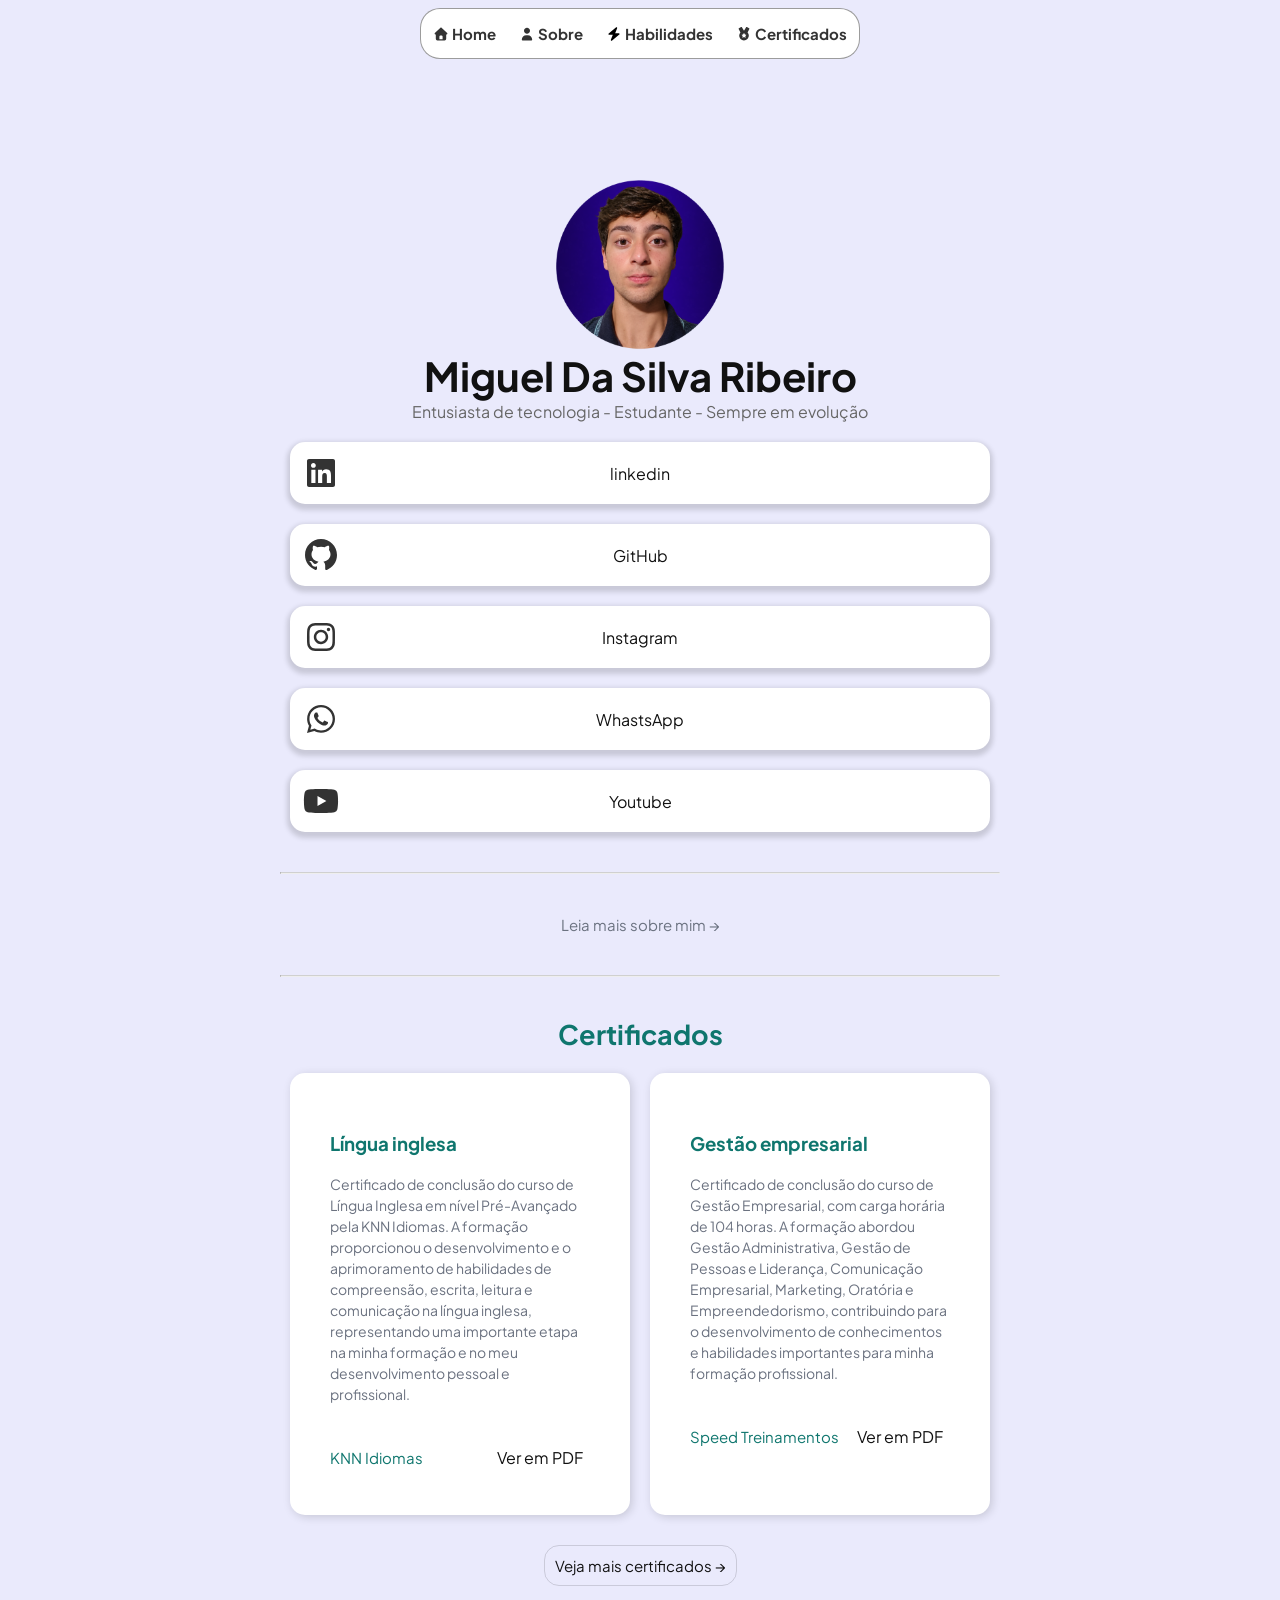
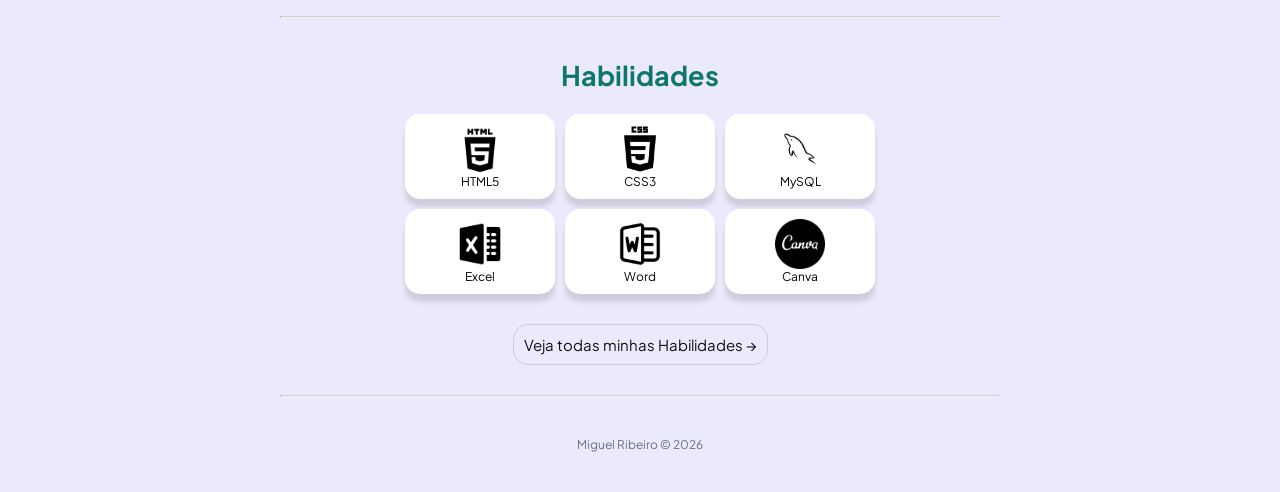
<file: index.html>
<!DOCTYPE html>
<html lang="pt-br">
<head>
    <meta charset="UTF-8">
    <meta name="viewport" content="width=device-width, initial-scale=1.0">
    <title>Portfólio</title>
    <link rel="stylesheet" href="ESTILO/style.css">
    <link rel="stylesheet" href="ESTILO/responsivo.css">
    <link rel="preconnect" href="https://fonts.googleapis.com">
    <link rel="preconnect" href="https://fonts.gstatic.com" crossorigin>
    <link href="https://fonts.googleapis.com/css2?family=Inter:wght@400;500;600&family=Plus+Jakarta+Sans:wght@600;700&display=swap" rel="stylesheet">
</head>
<body>
    <header class="cabeca">
        <nav class="navegação">
            <a href="index.html">
                <img src="Imagens/Icones/house.svg" alt="">
                 Home
            </a>
            <a href="sobre.html">
                 <img src="Imagens/Icones/person.svg" alt="">
                 Sobre
            </a>
            <a href="habilidades.html"> 
                <img src="Imagens/Icones/bolt.svg" alt="">
                Habilidades
            </a>
            <a href="certificados.html"> 
                <img src="Imagens/Icones/medal.svg" alt="">
                Certificados
            </a>
            
        </nav>
    </header>
        <br>
    <main>
        <section class="inicio">
            <img src="Imagens/FotoPro.png" alt="">
            <h1>Miguel Da Silva Ribeiro </h1>
            <p>Entusiasta de tecnologia - Estudante - Sempre em evolução </p>
        </section>

        <section class="redes">
          
            <a target="_blank" href="https://www.linkedin.com/in/miguelribeiro22/">
                <img src="Imagens/Icones/linkedin.svg" alt="">
                <span>linkedin</span>
            </a>
            <a target="_blank" href="https://github.com/Miguel-JHS">
                <img src="Imagens/Icones/github.svg" alt="">
                <span>GitHub</span>
            </a>

            <a target="_blank" href="https://www.instagram.com/eu_miguel.22">
                <img src="Imagens/Icones/instagram.svg" alt="">
                <span>Instagram</span>
            </a>

            <a target="_blank" href="https://wa.me/+55019">
                <img src="Imagens/Icones/whatsapp.svg" alt="">
                <span>WhastsApp</span>
            </a>

            <a target="_blank" href="https://www.youtube.com/@MiguelJHS">
                <img src="Imagens/Icones/youtube.svg" alt="">
                <span>Youtube</span>
            </a>
             
        </section>

        <hr>

        <section class="sobre">
            <a href="sobre.html"><span>Leia mais sobre mim →</span></a>
        </section>

        <hr>

        <section class="formacoes">

            <h2>Certificados</h2>

            <div class="certificados">
                <article class="certificado">
                    <h3>Língua inglesa</h3>
                    <p>Certificado de conclusão do curso de Língua Inglesa em nível Pré-Avançado pela KNN Idiomas. A formação proporcionou o desenvolvimento e o aprimoramento de habilidades de compreensão, escrita, leitura e comunicação na língua inglesa, representando uma importante etapa na minha formação e no meu desenvolvimento pessoal e profissional.</p>
                    <br>
                    <span>KNN Idiomas</span>
                    <a target="_blank" href="PDF/Certificado Inglês.pdf">Ver em PDF</a>
                </article>

                <article class="certificado">
                    <h3>Gestão empresarial</h3>
                    <p>Certificado de conclusão do curso de Gestão Empresarial, com carga horária de 104 horas. A formação abordou Gestão Administrativa, Gestão de Pessoas e Liderança, Comunicação Empresarial, Marketing, Oratória e Empreendedorismo, contribuindo para o desenvolvimento de conhecimentos e habilidades importantes para minha formação profissional.</p>
                    <br>
                    <span>Speed Treinamentos</span>
                    <a target="_blank" href="PDF/Certificado Unisal.pdf">Ver em PDF</a>
                </article>
            </div>

        </section>

        <section class="meuscert">
            <a href="certificados.html"><span>Veja mais certificados →</span></a>
        </section>

        <hr>

        <section class="skills">
            <h2>Habilidades</h2>
            <div class="habilidades">

                <span class="habilidade">  
                    <img src="Imagens/Icones/html.png" alt=""> 
                    HTML5
                </span>

                <span class="habilidade">  
                    <img src="Imagens/Icones/css.png" alt=""> 
                    CSS3
                </span>

                <span class="habilidade">  
                    <img src="Imagens/Icones/mysql.png" alt=""> 
                    MySQL
                </span>
                    
                <span class="habilidade">  
                    <img src="Imagens/Icones/excel.png" alt=""> 
                    Excel
                </span>

                <span class="habilidade">  
                    <img src="Imagens/Icones/word.jpg" alt=""> 
                    Word
                </span>

                <span class="habilidade">  
                    <img src="Imagens/Icones/canva.webp" alt=""> 
                    Canva
                </span>
              
            </div>

           <section class="meuscert">
            <a href="habilidades.html"><span>Veja todas minhas Habilidades →</span></a>
        </section>

        <hr>

       </main>

       <footer>
        <span>Miguel Ribeiro © 2026</span>
       </footer>

</body>
</html>
</file>
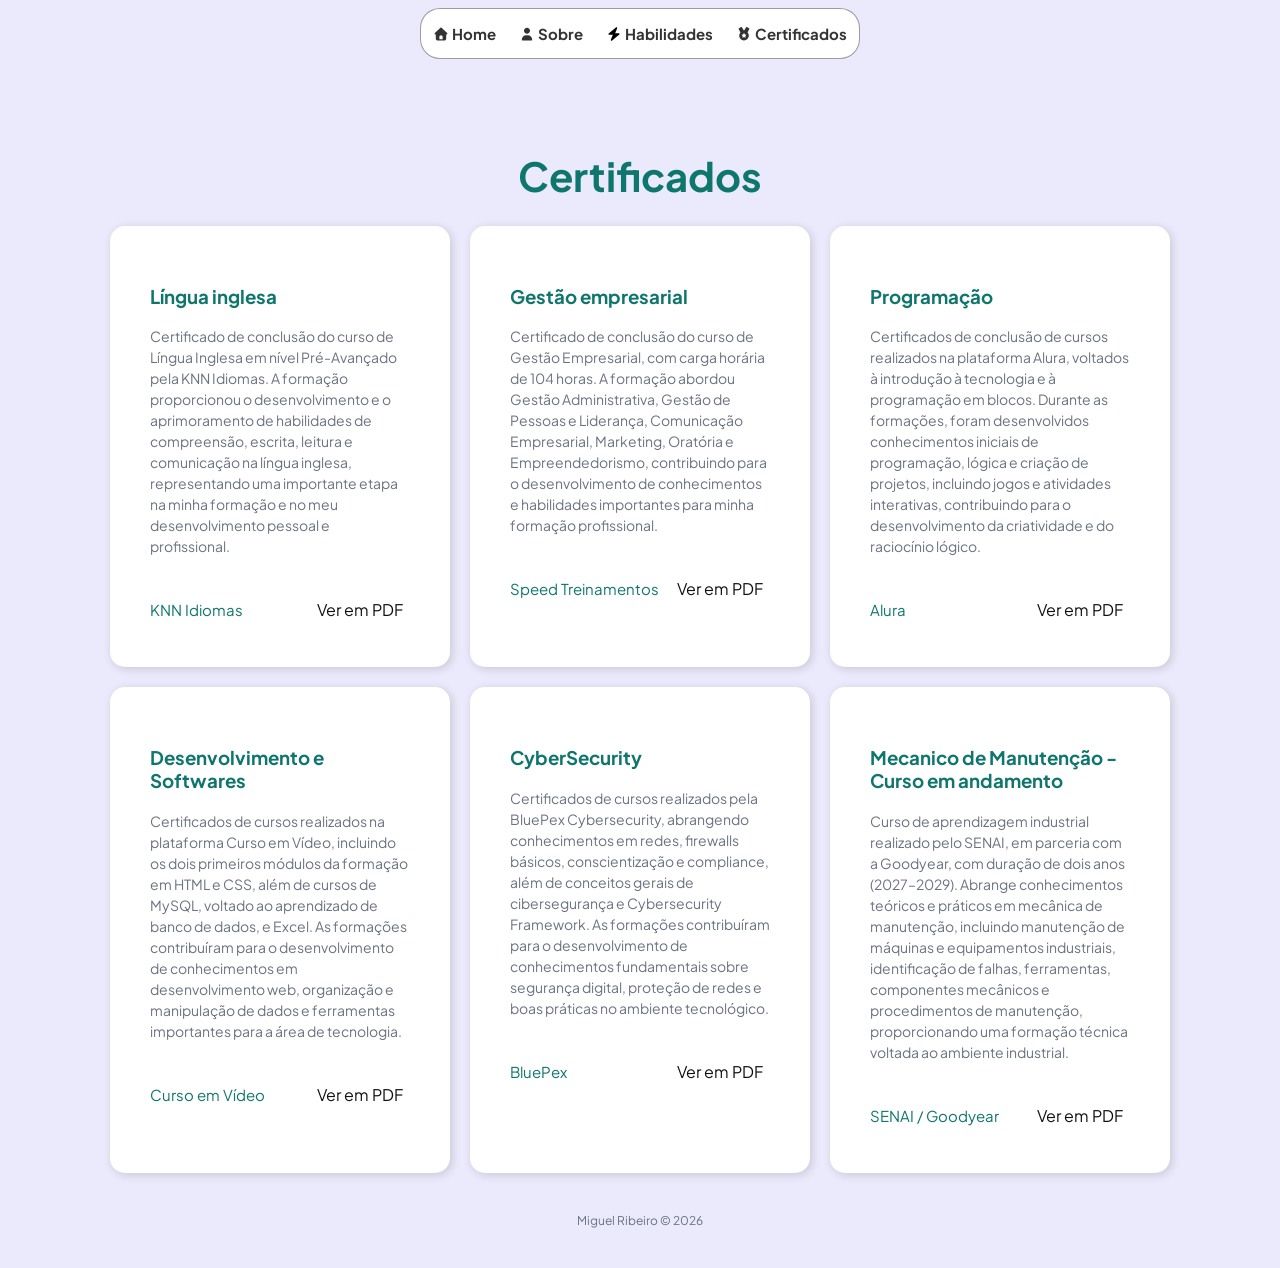
<file: certificados.html>
<!DOCTYPE html>
<html lang="pt-br">
<head>
    <meta charset="UTF-8">
    <meta name="viewport" content="width=device-width, initial-scale=1.0">
    <title>Portfólio</title>
    <link rel="stylesheet" href="ESTILO/style4.css">
    <link rel="stylesheet" href="ESTILO/responsivo.css">
    <link rel="preconnect" href="https://fonts.googleapis.com">
    <link rel="preconnect" href="https://fonts.gstatic.com" crossorigin>
    <link href="https://fonts.googleapis.com/css2?family=Inter:wght@400;500;600&family=Plus+Jakarta+Sans:wght@600;700&display=swap" rel="stylesheet">
</head>
<body>
    <header class="cabeca">
        <nav class="navegação">
            <a href="index.html">
                <img src="Imagens/Icones/house.svg" alt="">
                 Home
            </a>
            <a href="sobre.html">
                 <img src="Imagens/Icones/person.svg" alt="">
                 Sobre
            </a>
            <a href="habilidades.html"> 
                <img src="Imagens/Icones/bolt.svg" alt="">
                Habilidades
            </a>
            <a href="certificados.html"> 
                <img src="Imagens/Icones/medal.svg" alt="">
                Certificados
            </a>
        </nav>
    </header>

    <br>

    <main>
        <section class="titulo">
            <h1>Certificados</h1>

        </section>
        <div class="certificados">
                <article class="certificado">
                    <h3>Língua inglesa</h3>
                    <p>Certificado de conclusão do curso de Língua Inglesa em nível Pré-Avançado pela KNN Idiomas. A formação proporcionou o desenvolvimento e o aprimoramento de habilidades de compreensão, escrita, leitura e comunicação na língua inglesa, representando uma importante etapa na minha formação e no meu desenvolvimento pessoal e profissional.</p>
                    <br>
                    <span>KNN Idiomas</span>
                    <a target="_blank" href="PDF/Certificado Inglês.pdf">Ver em PDF</a>
                </article>

                <article class="certificado">
                    <h3>Gestão empresarial</h3>
                    <p>Certificado de conclusão do curso de Gestão Empresarial, com carga horária de 104 horas. A formação abordou Gestão Administrativa, Gestão de Pessoas e Liderança, Comunicação Empresarial, Marketing, Oratória e Empreendedorismo, contribuindo para o desenvolvimento de conhecimentos e habilidades importantes para minha formação profissional.</p>
                    <br>
                    <span>Speed Treinamentos</span>
                    <a target="_blank" href="PDF/Certificado Unisal.pdf">Ver em PDF</a>
                </article>

                <article class="certificado">
                    <h3>Programação</h3>
                    <p>Certificados de conclusão de cursos realizados na plataforma Alura, voltados à introdução à tecnologia e à programação em blocos. Durante as formações, foram desenvolvidos conhecimentos iniciais de programação, lógica e criação de projetos, incluindo jogos e atividades interativas, contribuindo para o desenvolvimento da criatividade e do raciocínio lógico.</p>
                    <br>
                    <span>Alura</span>
                    <a target="_blank" href="PDF/Certificados Alura.pdf">Ver em PDF</a>
                </article>

                <article class="certificado">
                    <h3>Desenvolvimento e Softwares </h3>
                    <p>Certificados de cursos realizados na plataforma Curso em Vídeo, incluindo os dois primeiros módulos da formação em HTML e CSS, além de cursos de MySQL, voltado ao aprendizado de banco de dados, e Excel. As formações contribuíram para o desenvolvimento de conhecimentos em desenvolvimento web, organização e manipulação de dados e ferramentas importantes para a área de tecnologia.</p>
                    <br>
                    <span>Curso em Vídeo</span>
                    <a target="_blank" href="">Ver em PDF</a>
                </article>

                <article class="certificado">
                    <h3>CyberSecurity</h3>
                    <p>Certificados de cursos realizados pela BluePex Cybersecurity, abrangendo conhecimentos em redes, firewalls básicos, conscientização e compliance, além de conceitos gerais de cibersegurança e Cybersecurity Framework. As formações contribuíram para o desenvolvimento de conhecimentos fundamentais sobre segurança digital, proteção de redes e boas práticas no ambiente tecnológico.</p>
                    <br>
                    <span>BluePex</span>
                    <a target="_blank" href="PDF/Certificados Bluepex.pdf">Ver em PDF</a>
                </article>

                <article class="certificado">
                    <h3>Mecanico de Manutenção - Curso em andamento</h3>
                    <p>Curso de aprendizagem industrial realizado pelo SENAI, em parceria com a Goodyear, com duração de dois anos (2027–2029). Abrange conhecimentos teóricos e práticos em mecânica de manutenção, incluindo manutenção de máquinas e equipamentos industriais, identificação de falhas, ferramentas, componentes mecânicos e procedimentos de manutenção, proporcionando uma formação técnica voltada ao ambiente industrial.</p>
                    <br>
                    <span>SENAI / Goodyear</span>
                    <a target="_blank" href="">Ver em PDF</a>
                </article>
            </div>
    </main>

    <footer>
        <span>Miguel Ribeiro © 2026</span>
    </footer>
</body>
</html>
</file>
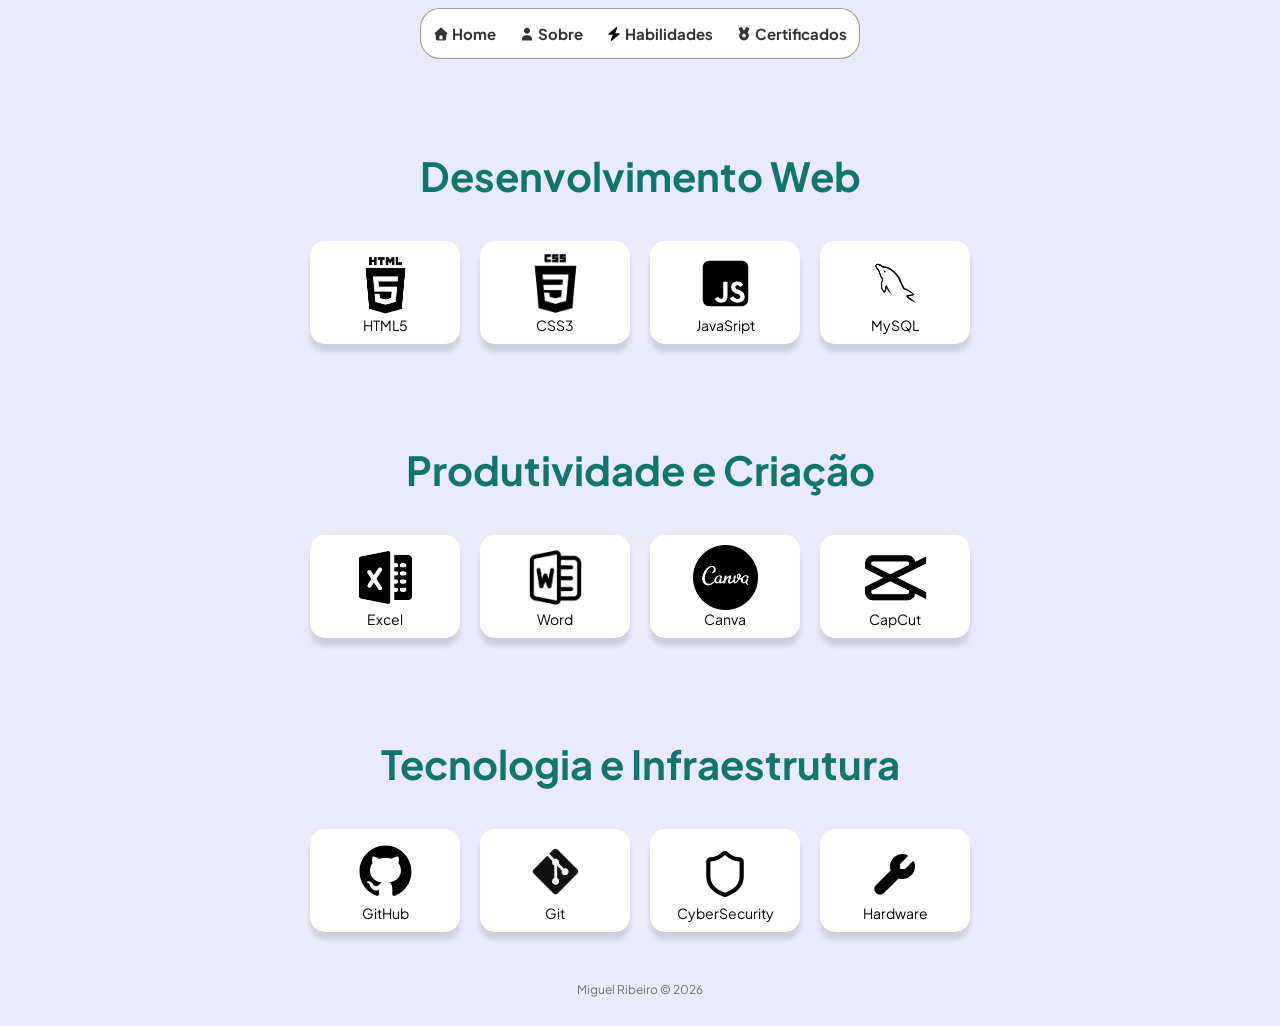
<file: habilidades.html>
<!DOCTYPE html>
<html lang="pt-br">
<head>
    <meta charset="UTF-8">
    <meta name="viewport" content="width=device-width, initial-scale=1.0">
    <title>Portfólio</title>
    <link rel="stylesheet" href="ESTILO/style3.css">
    <link rel="stylesheet" href="ESTILO/responsivo.css">
    <link rel="preconnect" href="https://fonts.googleapis.com">
    <link rel="preconnect" href="https://fonts.gstatic.com" crossorigin>
    <link href="https://fonts.googleapis.com/css2?family=Inter:wght@400;500;600&family=Plus+Jakarta+Sans:wght@600;700&display=swap" rel="stylesheet">
</head>
<body>
    <header class="cabeca">
        <nav class="navegação">
           <a href="index.html">
                <img src="Imagens/Icones/house.svg" alt="">
                Home
           </a>
           <a href="sobre.html">
                <img src="Imagens/Icones/person.svg" alt="">
                Sobre
           </a>
           <a href="habilidades.html">
                <img src="Imagens/Icones/bolt.svg" alt="">
                Habilidades
           </a>
           <a href="certificados.html">
                <img src="Imagens/Icones/medal.svg" alt="">
                Certificados
           </a>
        </nav>
    </header>

        <br>

    <main>

        <section class="skills">
            <h2 class="um">Desenvolvimento Web</h2>
            <div class="habilidades1">

                <span class="habilidade">  
                    <img src="Imagens/Icones/html.png" alt=""> 
                    HTML5
                </span>

                <span class="habilidade">  
                    <img src="Imagens/Icones/css.png" alt=""> 
                    CSS3
                </span>

                <span class="habilidade">  
                    <img src="Imagens/Icones/js.svg" alt=""> 
                    JavaSript
                </span>

                <span class="habilidade">  
                    <img src="Imagens/Icones/mysql.png" alt=""> 
                    MySQL
                </span>

            </div>

            <h2 class="dois">Produtividade e Criação</h2>
            <div class="habilidades2">
                 
                <span class="habilidade">  
                    <img src="Imagens/Icones/excel.png" alt=""> 
                    Excel</span>

                 <span class="habilidade">  
                    <img src="Imagens/Icones/word.jpg" alt=""> 
                    Word
                </span>

                <span class="habilidade">  
                <img src="Imagens/Icones/canva.webp" alt=""> 
                    Canva
                </span>

                <span class="habilidade">  
                    <img src="Imagens/Icones/capcut.webp" alt=""> 
                    CapCut
                </span>
            
            </div>
            <h2 class="tres">Tecnologia e Infraestrutura</h2>
            <div class="habilidades3">

                <span class="habilidade">  
                    <img src="Imagens/Icones/github-black.svg" alt=""> 
                    GitHub
                </span>
            
          

                <span class="habilidade">  
                    <img src="Imagens/Icones/git.svg" alt=""> 
                    Git
                </span>

                <span class="habilidade1">  
                    <img src="Imagens/Icones/shield.svg" alt=""> 
                    CyberSecurity
                </span>

                 <span class="habilidade1">  
                    <img src="Imagens/Icones/wrench.svg" alt=""> 
                    Hardware
                </span>

            </div>
              
                <br>

        </section>

    </main>

    <footer>
        <span>Miguel Ribeiro © 2026</span>
    </footer>
</body>
</html>
</file>
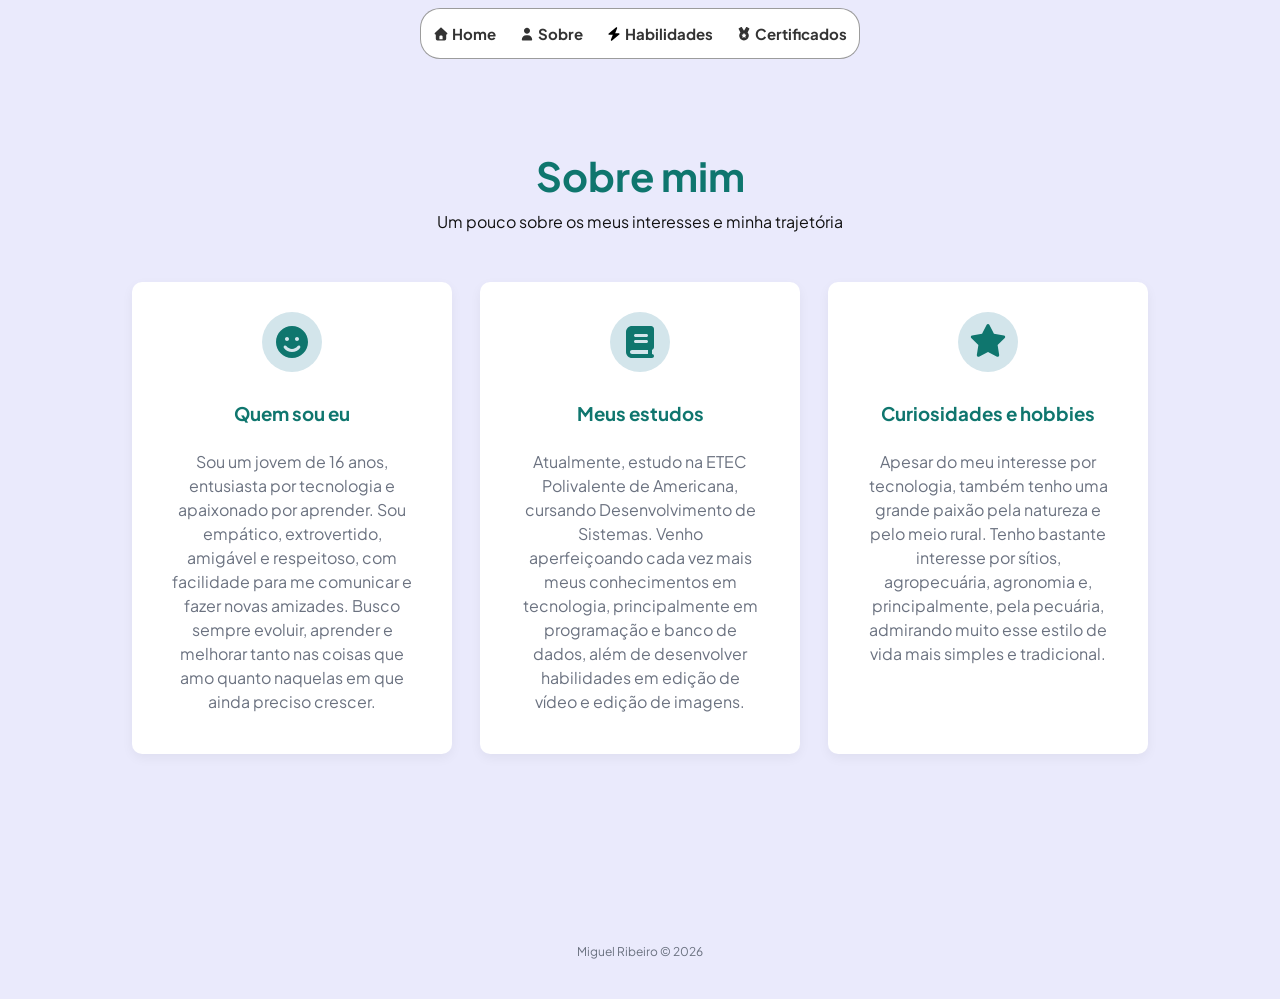
<file: sobre.html>
<!DOCTYPE html>
<html lang="en">
<head>
    <meta charset="UTF-8">
    <meta name="viewport" content="width=device-width, initial-scale=1.0">
    <title>Portfólio</title>
    <link rel="stylesheet" href="ESTILO/style2.css">
    <link rel="stylesheet" href="ESTILO/responsivo.css">
    <link rel="preconnect" href="https://fonts.googleapis.com">
    <link rel="preconnect" href="https://fonts.gstatic.com" crossorigin>
    <link href="https://fonts.googleapis.com/css2?family=Inter:wght@400;500;600&family=Plus+Jakarta+Sans:wght@600;700&display=swap" rel="stylesheet">
</head>
<body>
    <header class="cabeca">
        <nav class="navegação">
            <a href="index.html">
                <img src="Imagens/Icones/house.svg" alt="">
                 Home
            </a>
            <a href="sobre.html">
                 <img src="Imagens/Icones/person.svg" alt="">
                 Sobre
            </a>
            <a href="habilidades.html"> 
                <img src="Imagens/Icones/bolt.svg" alt="">
                Habilidades
            </a>
            <a href="certificados.html"> 
                <img src="Imagens/Icones/medal.svg" alt="">
                Certificados
            </a>
        </nav>
    </header>
 <br>
    <main>
        <section class="titulo">
            <h1>Sobre mim</h1>
            <p>Um pouco sobre os meus interesses e minha trajetória</p>
        </section>

        <section class="conteudo">
            <section class="eu">
                <div class="img"><img src="Imagens/Icones/face.svg" alt=""></div>
                <h3>Quem sou eu</h3>
                <p>Sou um jovem de 16 anos, entusiasta por tecnologia e apaixonado por aprender. Sou empático, extrovertido, amigável e respeitoso, com facilidade para me comunicar e fazer novas amizades. Busco sempre evoluir, aprender e melhorar tanto nas coisas que amo quanto naquelas em que ainda preciso crescer.</p>
            </section>
            <section class="estudos">
                <div class="img"><img src="Imagens/Icones/book.svg" alt=""></div>
                <h3>Meus estudos</h3>
                <p>Atualmente, estudo na ETEC Polivalente de Americana, cursando Desenvolvimento de Sistemas. Venho aperfeiçoando cada vez mais meus conhecimentos em tecnologia, principalmente em programação e banco de dados, além de desenvolver habilidades em edição de vídeo e edição de imagens.</p>
            </section>
            <section class="hobbies">
                <div class="img"><img src="Imagens/Icones/star.svg" alt=""></div>
                <h3>Curiosidades e hobbies</h3>
                <p>Apesar do meu interesse por tecnologia, também tenho uma grande paixão pela natureza e pelo meio rural. Tenho bastante interesse por sítios, agropecuária, agronomia e, principalmente, pela pecuária, admirando muito esse estilo de vida mais simples e tradicional.</p>
            </section>
        </section>
    </main>

    <footer>
        <span>Miguel Ribeiro © 2026</span>
    </footer>
</body>
</html>
</file>
<file: ESTILO/style.css>
* {
    box-sizing: border-box;
}


body {
    background-color: #eaeafc;
    font-family: 'Plus Jakarta Sans', 'Inter', sans-serif;
}

nav {
    background-color: white;
    width: min(440px, 100%);
    border-radius: 20px;
    margin: auto;
    text-align: center;
    padding: 5px 2px 5px 2px;
    border: 1px solid rgba(0, 0, 0, 0.39);
}

nav a {
    display: inline-block;
    color: #333333;
    font-weight: bold;
    font-size: 15px;
    text-decoration: none;
    padding: 10px;
    border-radius: 20px;
    transition: 0.5s;
}

nav a:hover {
    background-color: #CCFBF1;
    transition: 0.5s;
    border-radius: 20px;
}

nav img {
    position: relative;
    top: 2px;
    width: 16px;
    height: 16px;
}

.inicio h1 {
    color: #111111;
    font-size: 40px;
    text-align: center;
    margin: 0px;
}

.inicio p {
    color: #666666;
    text-align: center;
    margin: 0px;
}

.inicio img {
    display: block;
    width: 250px;
    height: 170px;
    margin: auto;
    margin-top: 100px;
}

.redes a {
    display: grid;
    grid-template-columns: 1fr auto 1fr;
    align-items: center;

    color: #111111;
    text-decoration: none;

    background-color: white;
    max-width: 90%;
    width: 700px;
    text-align: center;
    padding: 10px;
    margin: 20px auto;
    border-radius: 15px;
    border: 1px solid #ffffff00;
    box-shadow: 0px 3px 5px 3px #00000025;
    transition: 0.5s;
}

.redes a:hover {
    border: 1px solid #0f766e;
    color: #0f766e;
    box-shadow: 0 0 30px #0f766d4d;
    transform: translateY(-1px);
}

.redes span {
    grid-column: 2;
}

.redes img {
    width: 40px;
    height: 40px;
}

hr {
    border-top: 1px solid #d0d0d0;
    max-width: 90%;
    width: 720px;
    margin: 40px auto;
}

.sobre a {
    color: #6B7280;
    font-size: 15px;
    text-decoration: none;
    transition: 0.5s;
}

.sobre a:hover {
    color: #81848a;
}

.sobre {
    text-align: center;
    margin: 0px;
}

.formacoes h2  {
    color: #0F766E;
    font-size: 27px;
    text-align: center;
}

.certificados {
    display: grid;
    grid-template-columns: 340px 340px;
    gap: 20px;
    justify-content: center;
}

.certificado {
    background-color: #ffffff;
    color: #0F766E;
    width: 340px;
    padding: 40px;
    border-radius: 15px;
    box-shadow: 2px 2px 10px #00000027;
}

.certificado p {
    color: #6B7280;
    line-height: 1.5;
    font-size: 14px;
}

.certificado a {
    color: #111111;
    font-size: 16px;
    text-decoration: none;
    padding: 7px;
    float: right;
    border-radius: 10px;
    transition: 0.5s;
}


.certificado a:hover {
    box-shadow: 0px 0px 30px rgba(0, 0, 0, 0.199);
}

.certificado span {
    font-size: 15px;
    position: relative;
    top: 7px;
}

.meuscert {
    text-align: center;
    margin-top: 40px;
    
}

.meuscert a {
    color: #111111;
    text-decoration: none;
}

.meuscert span {
    background-color: #eaeafc;
    font-size: 15px;
    padding: 10px;
    border-radius: 15px;
    border: 1px solid #00000023;
    transition: 0.5s;
}

.meuscert span:hover {
    background-color: #00000023;
    color: rgb(81, 81, 255);
}


.skills h2 {
    color: #0F766E;
    font-size: 27px;
    text-align: center;
}

.habilidades {
    display: grid;
    grid-template-columns: 150px 150px 150px;
    gap: 10px;
    justify-content: center;
}

.habilidade {
    display: flex;
    flex-direction: column;
    align-items: center;

    background-color: white;
    font-size: 12px;
    padding: 10px;
    border-radius: 15px;
    box-shadow: 0 8px 5px rgba(0, 0, 0, 0.12);
    transition: 0.5s;
}

.habilidade:hover {
    transform: translateY(-4px);
}

.habilidade img {
    width: 50px;
    height: 50px;
}

footer {
    color: #6B7280;
    font-size: 12px;
    text-align: center;
    margin: 40px;
}
</file>
<file: ESTILO/responsivo.css>
@media (max-width: 1070px) {
    .certificados {
        grid-template-columns: 340px 340px;
        justify-content: center;
    }
}


@media (max-width: 768px) {
    .certificados {
        grid-template-columns: 340px;
        justify-content: center;
    }
}

@media (max-width: 390px) {
    .habilidades {
        grid-template-columns: 170px 170px;
        justify-content: center;
    }
}

@media (max-width: 1020px) {
    .conteudo {
        grid-template-columns: 340px;
        justify-content: center;
        gap: 30px;
    }
}


@media (max-width: 800px) {
    .habilidades1, .habilidades2, .habilidades3 {
        grid-template-columns: 340px 340px;
        justify-content: center;
    }
}

@media (max-width: 737px) {
    .habilidades1, .habilidades2, .habilidades3 {
        grid-template-columns: 340px;
        justify-content: center;
    }
}
</file>
<file: ESTILO/style4.css>
* {
    box-sizing: border-box;
}

header {
    
}

body {
    background-color: #eaeafc;
    font-family: 'Plus Jakarta Sans', 'Inter', sans-serif;
}

nav {
    background-color: white;
    width: min(440px, 100%);
    border-radius: 20px;
    margin: auto;
    text-align: center;
    padding: 5px 2px 5px 2px;
    border: 1px solid rgba(0, 0, 0, 0.39);
}

nav a {
    display: inline-block;
    color: #333333;
    font-weight: bold;
    font-size: 15px;
    text-decoration: none;
    padding: 10px;
    border-radius: 20px;
    transition: 0.5s;
}

nav a:hover {
    background-color: #CCFBF1;
    transition: 0.5s;
    border-radius: 20px;
}

nav img {
    position: relative;
    top: 2px;
    width: 16px;
    height: 16px;
}

.titulo h1 {
    color: #0F766E;
    font-size: 40px;
    margin: 25px;
    margin-top: 70px;
    text-align: center;
}

.titulo p {
    color: #111111;
    margin: 10px 0px 50px;
    text-align: center;
}

.certificados {
    display: grid;
    grid-template-columns: 340px 340px 340px;
    gap: 20px;
    justify-content: center;
}

.certificado {
    background-color: #ffffff;
    color: #0F766E;
    width: 340px;
    padding: 40px;
    border-radius: 15px;
    box-shadow: 2px 2px 10px #00000027;
}

.certificado p {
    color: #6B7280;
    line-height: 1.5;
    font-size: 14px;
}

.certificado a {
    color: #111111;
    font-size: 16px;
    text-decoration: none;
    padding: 7px;
    float: right;
    border-radius: 10px;
    transition: 0.5s;
}


.certificado a:hover {
    box-shadow: 0px 0px 30px rgba(0, 0, 0, 0.199);
}

.certificado span {
    font-size: 15px;
    position: relative;
    top: 7px;
}






footer {
    color: #6B7280;
    font-size: 12px;
    text-align: center;
    margin: 40px;
}
</file>
<file: ESTILO/style3.css>
* {
    box-sizing: border-box;
}

header {
   
}

body {
    background-color: #eaeafc;
    font-family: 'Plus Jakarta Sans', 'Inter', sans-serif;
}

nav {
    background-color: white;
    width: min(440px, 100%);
    border-radius: 20px;
    margin: auto;
    text-align: center;
    padding: 5px 2px 5px 2px;
    border: 1px solid rgba(0, 0, 0, 0.39);
}

nav a {
    display: inline-block;
    color: #333333;
    font-weight: bold;
    font-size: 15px;
    text-decoration: none;
    padding: 10px;
    border-radius: 20px;
    
}

nav a:hover {
    background-color: #CCFBF1;
    transition: 0.5s;
    border-radius: 20px;
}

nav img {
    position: relative;
    top: 2px;
    width: 16px;
    height: 16px;
}

h2 {
    color: #0F766E;
    font-size: 40px;
    margin: 10px 10px 40px 10px;
    margin-top: 70px;
    text-align: center;
}

.um {
    color: #0F766E;
    font-size: 40px;
    margin: 10px 10px 40px 10px;
    margin-top: 70px;
    text-align: center;
}

.habilidades1 {
    display: grid;
    grid-template-columns: 150px 150px 150px 150px;
    gap: 20px;
    justify-content: center;

}

.dois {
    color: #0F766E;
    font-size: 40px;
    margin: 10px 10px 40px 10px;
    margin-top: 100px;
    text-align: center;
}

.habilidades2 {
    display: grid;
    grid-template-columns: 150px 150px 150px 150px;
    gap: 20px;
    justify-content: center;
}

.tres {
    color: #0F766E;
    font-size: 40px;
    margin: 10px 10px 40px 10px;
    margin-top: 100px;
    text-align: center;
}

.habilidades3 {
    display: grid;
    grid-template-columns: 150px 150px 150px 150px;
    gap: 20px;
    justify-content: center;
}

.habilidade {
    background-color: white;
    padding: 10px;
    border-radius: 15px;
    font-size: 14px;
    box-shadow: 0 8px 5px rgba(0, 0, 0, 0.12);
    transition: 0.5s;

    display: flex;
    flex-direction: column;
    align-items: center;
}

.habilidade1 {
    background-color: white;
    padding: 10px;
    border-radius: 15px;
    font-size: 14px;
    box-shadow: 0 8px 5px rgba(0, 0, 0, 0.12);
    transition: 0.5s;

    display: flex;
    flex-direction: column;
    align-items: center;
}

.habilidade:hover {
    transform: translateY(-5px);
}

.habilidade1:hover {
    transform: translateY(-5px);
}

.habilidade img {
    width: 65px;
    height: 65px;
}

.habilidade1 img {
    margin: 10px 10px 5px 10px;
    width: 50px;
    height: 50px;
}


footer {
    color: #6B7280;
    font-size: 12px;
    text-align: center;
    margin: 29px 10px 29px 10px;
}
</file>
<file: ESTILO/style2.css>
* {
    box-sizing: border-box;
}

header {
    
}

body {
    background-color: #eaeafc;
    font-family: 'Plus Jakarta Sans', 'Inter', sans-serif;
}

nav {
    background-color: white;
    width: min(440px, 100%);
    border-radius: 20px;
    margin: auto;
    text-align: center;
    padding: 5px 2px 5px 2px;
    border: 1px solid rgba(0, 0, 0, 0.39);
}

nav a {
    display: inline-block;
    color: #333333;
    font-weight: bold;
    font-size: 15px;
    text-decoration: none;
    padding: 10px;
    border-radius: 20px;
    
}

nav a:hover {
    background-color: #CCFBF1;
    transition: 0.5s;
    border-radius: 20px;
}

nav img {
    position: relative;
    top: 2px;
    width: 16px;
    height: 16px;
}

.titulo h1 {
    color: #0F766E;
    font-size: 40px;
    margin: 0px;
    margin-top: 70px;
    text-align: center;
}

.titulo p {
    color: #111111;
    margin: 10px 0px 50px;
    text-align: center;
}

.conteudo {
    display: grid;
    grid-template-columns: 320px 320px 320px;
    gap: 28px;
    text-align: center;
    justify-content: center;
}

.conteudo h3 {
    color: #0F766E;
}

.conteudo p {
    color: #6B7280;
    font-size: 16px;
    margin: 25px 40px 40px 40px;
    line-height: 1.5;
}

.img {
    background-color: #d3e5eb;
    width: 60px;
    height: 60px;
    border-radius: 100%;
    margin: 30px auto;

    display: flex;
    justify-content: center;
    align-items: center;
}

.conteudo img {
    width: 40px;
    height: 40px;
}

.eu, .estudos, .hobbies {
    background-color:#ffffff;;
    width: 100%;
    border-radius: 10px;
    box-shadow: 0 4px 12px rgba(0, 0, 0, 0.05);
    transition: 0.5s;
}


.eu:hover, .estudos:hover, .hobbies:hover  {
    transform: translateY(-10px);
    box-shadow: 0 12px 24px rgba(0, 0, 0, 0.12);
}




footer {
    color: #6B7280;
    font-size: 12px;
    text-align: center;
    margin: 190px 40px 40px;
}
</file>
